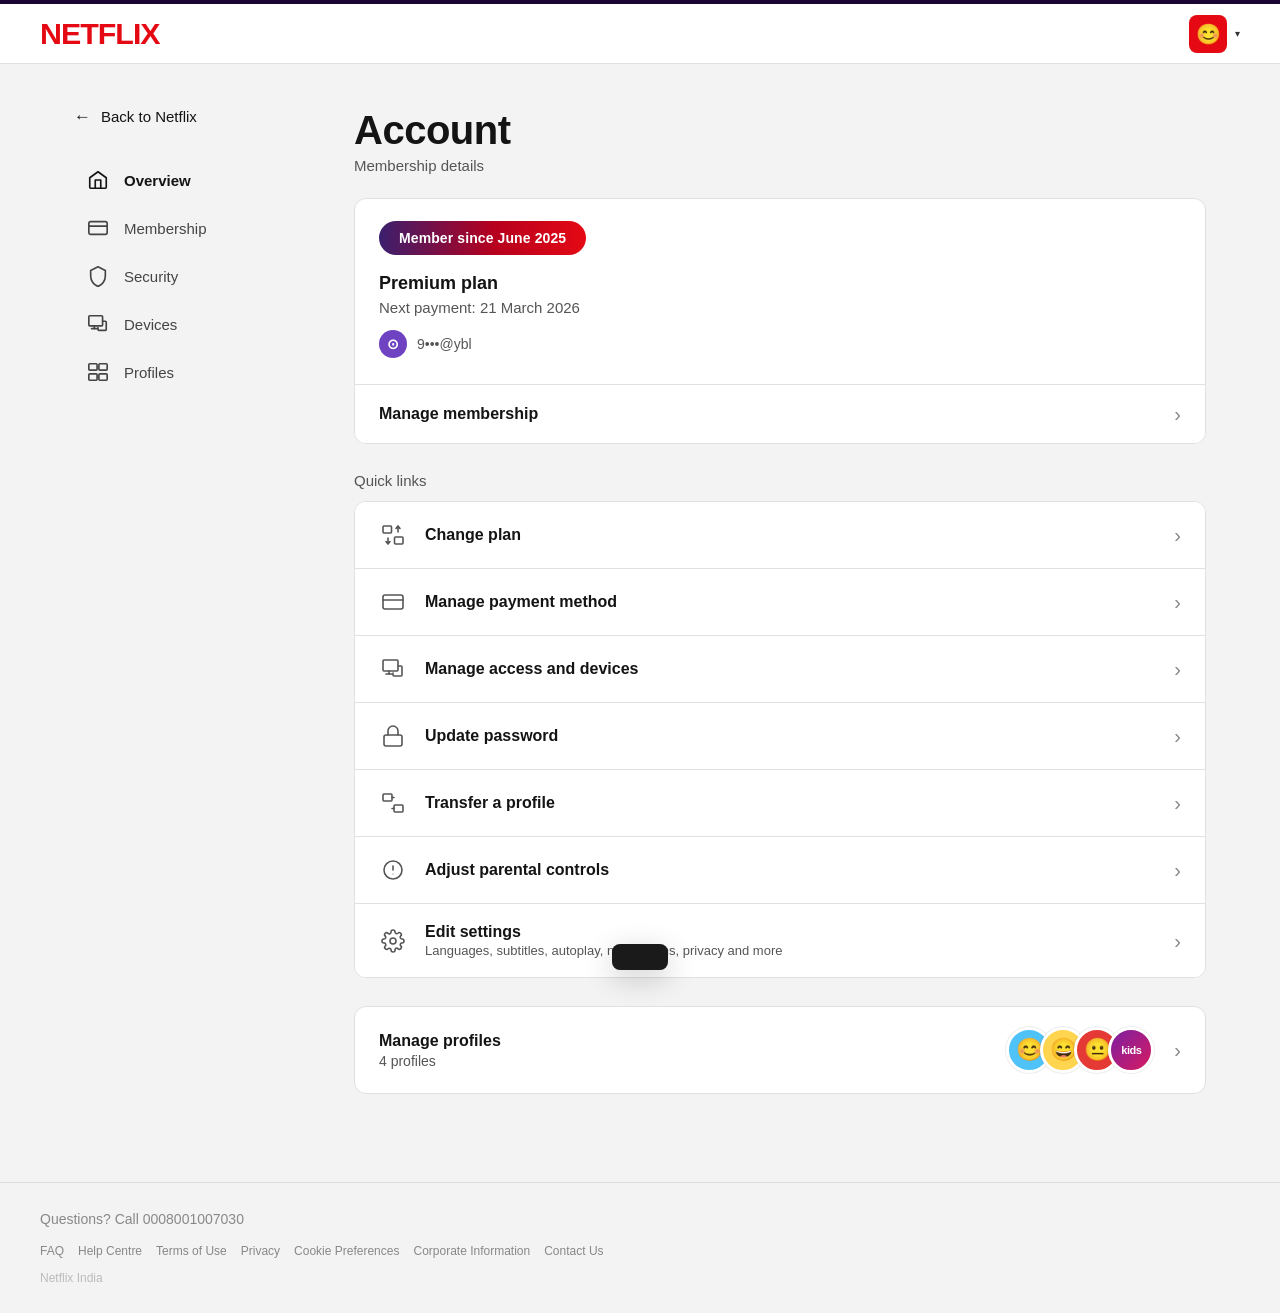
<file: account.html>
<!DOCTYPE html>
<html lang="en">
  <head>
    <meta charset="UTF-8" />
    <meta name="viewport" content="width=device-width, initial-scale=1.0" />
    <title>Account - Netflix</title>
    <link rel="stylesheet" href="./account_style.css" />
  </head>
  <body>
    <!-- HEADER -->
    <header>
      <a href="./index.html" class="logo">NETFLIX</a>
      <div class="header-right" onclick="showToast('Profile menu')">
        <div class="profile-icon">😊</div>
        <span class="caret">▾</span>
      </div>
    </header>

    <!-- PAGE WRAP -->
    <div class="page-wrap">
      <!-- SIDEBAR -->
      <aside class="sidebar">
        <a href="index.html" class="back-link">
          <span class="back-arrow">←</span>
          Back to Netflix
        </a>
        <nav>
          <ul>
            <li>
              <a href="#overview" class="active" onclick="setActive(this)">
                <span class="nav-icon">
                  <svg viewBox="0 0 24 24">
                    <path
                      d="M3 9.5L12 3l9 6.5V20a1 1 0 0 1-1 1H4a1 1 0 0 1-1-1V9.5z" />
                    <path d="M9 21V12h6v9" />
                  </svg>
                </span>
                Overview
              </a>
            </li>
            <li>
              <a
                href="#"
                onclick="setActive(this); showModal('manage-membership')">
                <span class="nav-icon">
                  <svg viewBox="0 0 24 24">
                    <rect x="2" y="5" width="20" height="14" rx="2" />
                    <line x1="2" y1="10" x2="22" y2="10" />
                  </svg>
                </span>
                Membership
              </a>
            </li>
            <li>
              <a
                href="#"
                onclick="setActive(this); showModal('security-section')">
                <span class="nav-icon">
                  <svg viewBox="0 0 24 24">
                    <path
                      d="M12 2L4 6v6c0 5.25 3.5 10.14 8 11.35C16.5 22.14 20 17.25 20 12V6l-8-4z" />
                  </svg>
                </span>
                Security
              </a>
            </li>
            <li>
              <a href="#" onclick="setActive(this); showModal('devices')">
                <span class="nav-icon">
                  <svg viewBox="0 0 24 24">
                    <rect x="2" y="3" width="15" height="11" rx="1" />
                    <path
                      d="M17 9h3a1 1 0 0 1 1 1v8a1 1 0 0 1-1 1h-7a1 1 0 0 1-1-1v-2" />
                    <line x1="8" y1="14" x2="8" y2="17" />
                    <line x1="5" y1="17" x2="11" y2="17" />
                  </svg>
                </span>
                Devices
              </a>
            </li>
            <li>
              <a href="#" onclick="setActive(this); showModal('profiles')">
                <span class="nav-icon">
                  <svg viewBox="0 0 24 24">
                    <rect x="2" y="3" width="9" height="7" rx="1" />
                    <rect x="13" y="3" width="9" height="7" rx="1" />
                    <rect x="2" y="14" width="9" height="7" rx="1" />
                    <rect x="13" y="14" width="9" height="7" rx="1" />
                  </svg>
                </span>
                Profiles
              </a>
            </li>
          </ul>
        </nav>
      </aside>

      <!-- MAIN -->
      <main class="main-content" id="overview">
        <h1 class="page-title">Account</h1>
        <p class="page-subtitle">Membership details</p>

        <!-- ===== MEMBERSHIP CARD ===== -->
        <div class="card">
          <!-- Member since badge -->
          <div class="member-badge-wrap">
            <div class="member-badge">Member since June 2025</div>
          </div>

          <!-- Plan info -->
          <div class="membership-block">
            <div class="plan-title">Premium plan</div>
            <div class="plan-next">Next payment: 21 March 2026</div>
            <div class="upi-row">
              <div class="upi-icon">⊙</div>
              <span class="upi-text">9•••@ybl</span>
            </div>
          </div>

          <hr class="card-divider" />

          <!-- Manage membership row -->
          <div class="row-link" onclick="showModal('manage-membership')">
            <div class="row-link-left">
              <div class="row-link-text">
                <span class="row-link-title">Manage membership</span>
              </div>
            </div>
            <span class="row-chevron">›</span>
          </div>
        </div>

        <!-- ===== QUICK LINKS ===== -->
        <div class="section-label">Quick links</div>

        <div class="card">
          <!-- Change plan -->
          <div class="row-link" onclick="showModal('change-plan')">
            <div class="row-link-left">
              <div class="row-link-icon">
                <svg viewBox="0 0 24 24">
                  <rect x="2" y="3" width="8.5" height="7" rx="1" />
                  <rect x="13.5" y="14" width="8.5" height="7" rx="1" />
                  <path d="M17 3v6M17 3l-2 2.5M17 3l2 2.5" />
                  <path d="M7 15v6M7 21l-2-2.5M7 21l2-2.5" />
                </svg>
              </div>
              <div class="row-link-text">
                <span class="row-link-title">Change plan</span>
              </div>
            </div>
            <span class="row-chevron">›</span>
          </div>

          <hr class="card-divider" />

          <!-- Manage payment method -->
          <div class="row-link" onclick="showModal('payment')">
            <div class="row-link-left">
              <div class="row-link-icon">
                <svg viewBox="0 0 24 24">
                  <rect x="2" y="5" width="20" height="14" rx="2" />
                  <line x1="2" y1="10" x2="22" y2="10" />
                </svg>
              </div>
              <div class="row-link-text">
                <span class="row-link-title">Manage payment method</span>
              </div>
            </div>
            <span class="row-chevron">›</span>
          </div>

          <hr class="card-divider" />

          <!-- Manage access and devices -->
          <div class="row-link" onclick="showModal('devices')">
            <div class="row-link-left">
              <div class="row-link-icon">
                <svg viewBox="0 0 24 24">
                  <rect x="2" y="3" width="15" height="11" rx="1" />
                  <path
                    d="M17 9h3a1 1 0 0 1 1 1v8a1 1 0 0 1-1 1h-7a1 1 0 0 1-1-1v-2" />
                  <line x1="8" y1="14" x2="8" y2="17" />
                  <line x1="5" y1="17" x2="11" y2="17" />
                </svg>
              </div>
              <div class="row-link-text">
                <span class="row-link-title">Manage access and devices</span>
              </div>
            </div>
            <span class="row-chevron">›</span>
          </div>

          <hr class="card-divider" />

          <!-- Update password -->
          <div class="row-link" onclick="showModal('password')">
            <div class="row-link-left">
              <div class="row-link-icon">
                <svg viewBox="0 0 24 24">
                  <rect x="3" y="11" width="18" height="11" rx="2" />
                  <path d="M7 11V7a5 5 0 0 1 10 0v4" />
                </svg>
              </div>
              <div class="row-link-text">
                <span class="row-link-title">Update password</span>
              </div>
            </div>
            <span class="row-chevron">›</span>
          </div>

          <hr class="card-divider" />

          <!-- Transfer a profile -->
          <div class="row-link" onclick="showModal('transfer')">
            <div class="row-link-left">
              <div class="row-link-icon">
                <svg viewBox="0 0 24 24">
                  <rect x="2" y="3" width="9" height="7" rx="1" />
                  <rect x="13" y="14" width="9" height="7" rx="1" />
                  <path d="M11 6.5h2M11 17.5h2" />
                </svg>
              </div>
              <div class="row-link-text">
                <span class="row-link-title">Transfer a profile</span>
              </div>
            </div>
            <span class="row-chevron">›</span>
          </div>

          <hr class="card-divider" />

          <!-- Adjust parental controls -->
          <div class="row-link" onclick="showModal('parental')">
            <div class="row-link-left">
              <div class="row-link-icon">
                <svg viewBox="0 0 24 24">
                  <circle cx="12" cy="12" r="9" />
                  <path d="M12 8v4" />
                  <circle
                    cx="12"
                    cy="16"
                    r="0.5"
                    fill="currentColor"
                    stroke="none" />
                </svg>
              </div>
              <div class="row-link-text">
                <span class="row-link-title">Adjust parental controls</span>
              </div>
            </div>
            <span class="row-chevron">›</span>
          </div>

          <hr class="card-divider" />

          <!-- Edit settings -->
          <div class="row-link" onclick="showModal('settings')">
            <div class="row-link-left">
              <div class="row-link-icon">
                <svg viewBox="0 0 24 24">
                  <circle cx="12" cy="12" r="3" />
                  <path
                    d="M19.4 15a1.65 1.65 0 0 0 .33 1.82l.06.06a2 2 0 0 1-2.83 2.83l-.06-.06a1.65 1.65 0 0 0-1.82-.33 1.65 1.65 0 0 0-1 1.51V21a2 2 0 0 1-4 0v-.09A1.65 1.65 0 0 0 9 19.4a1.65 1.65 0 0 0-1.82.33l-.06.06a2 2 0 0 1-2.83-2.83l.06-.06A1.65 1.65 0 0 0 4.68 15a1.65 1.65 0 0 0-1.51-1H3a2 2 0 0 1 0-4h.09A1.65 1.65 0 0 0 4.6 9a1.65 1.65 0 0 0-.33-1.82l-.06-.06a2 2 0 0 1 2.83-2.83l.06.06A1.65 1.65 0 0 0 9 4.68a1.65 1.65 0 0 0 1-1.51V3a2 2 0 0 1 4 0v.09a1.65 1.65 0 0 0 1 1.51 1.65 1.65 0 0 0 1.82-.33l.06-.06a2 2 0 0 1 2.83 2.83l-.06.06A1.65 1.65 0 0 0 19.4 9a1.65 1.65 0 0 0 1.51 1H21a2 2 0 0 1 0 4h-.09a1.65 1.65 0 0 0-1.51 1z" />
                </svg>
              </div>
              <div class="row-link-text">
                <span class="row-link-title">Edit settings</span>
                <span class="row-link-subtitle"
                  >Languages, subtitles, autoplay, notifications, privacy and
                  more</span
                >
              </div>
            </div>
            <span class="row-chevron">›</span>
          </div>
        </div>

        <!-- ===== MANAGE PROFILES CARD ===== -->
        <div class="card">
          <div class="profiles-card" onclick="showModal('profiles')">
            <div class="profiles-card-left">
              <div class="profiles-card-title">Manage profiles</div>
              <div class="profiles-card-sub">4 profiles</div>
            </div>
            <div class="profile-bubbles">
              <div class="bubble" style="background: #4fc3f7">😊</div>
              <div class="bubble" style="background: #ffd54f">😄</div>
              <div class="bubble" style="background: #e53935">😐</div>
              <div class="bubble kids-bubble">kids</div>
            </div>
            <span class="row-chevron">›</span>
          </div>
        </div>
      </main>
    </div>

    <!-- FOOTER -->
    <footer>
      <div class="footer-phone">Questions? Call 0008001007030</div>
      <ul class="footer-links">
        <li><a href="#">FAQ</a></li>
        <li><a href="#">Help Centre</a></li>
        <li><a href="#">Terms of Use</a></li>
        <li><a href="#">Privacy</a></li>
        <li><a href="#">Cookie Preferences</a></li>
        <li><a href="#">Corporate Information</a></li>
        <li><a href="#">Contact Us</a></li>
      </ul>
      <div class="footer-copy">Netflix India</div>
    </footer>

    <!-- TOAST -->
    <div class="toast" id="toast"></div>

    <!-- MODAL -->
    <div
      class="modal-overlay"
      id="modalOverlay"
      onclick="closeModalOutside(event)">
      <div class="modal-box" id="modalBox"></div>
    </div>

    <script src="./account_script.js"></script>
  </body>
</html>
</file>
<file: account_style.css>
*, *::before, *::after { box-sizing: border-box; margin: 0; padding: 0; }

:root {
  --red: #E50914;
  --bg: #f3f3f3;
  --white: #fff;
  --border: #e0e0e0;
  --text: #141414;
  --text-mid: #555;
  --text-light: #999;
  --navy: #1a0535;
}

html { scroll-behavior: smooth; }

body {
  font-family: 'Helvetica Neue', Helvetica, Arial, sans-serif;
  background: var(--bg);
  color: var(--text);
  min-height: 100vh;
  display: flex;
  flex-direction: column;
}

/* ===== HEADER ===== */
header {
  background: white;
  border-bottom: 1px solid var(--border);
  padding: 0 40px;
  height: 64px;
  display: flex;
  align-items: center;
  justify-content: space-between;
  position: sticky;
  top: 0;
  z-index: 100;
  border-top: 4px solid var(--navy);
}

.logo {
  color: var(--red);
  font-size: 1.9rem;
  font-weight: 900;
  letter-spacing: -1px;
  text-decoration: none;
  font-family: 'Helvetica Neue', Arial, sans-serif;
}

.header-right {
  display: flex;
  align-items: center;
  gap: 8px;
  cursor: pointer;
  user-select: none;
}

.profile-icon {
  width: 38px;
  height: 38px;
  border-radius: 8px;
  background: var(--red);
  display: flex;
  align-items: center;
  justify-content: center;
  font-size: 20px;
}

.caret { font-size: 10px; color: #333; }

/* ===== LAYOUT ===== */
.page-wrap {
  flex: 1;
  display: flex;
  max-width: 1180px;
  width: 100%;
  margin: 0 auto;
  padding: 44px 24px 60px;
  gap: 0;
}

/* ===== SIDEBAR ===== */
.sidebar {
  width: 280px;
  min-width: 220px;
  padding-right: 48px;
  flex-shrink: 0;
}

.back-link {
  display: flex;
  align-items: center;
  gap: 10px;
  color: var(--text);
  text-decoration: none;
  font-size: 15px;
  font-weight: 500;
  margin-bottom: 32px;
  transition: color 0.15s;
}
.back-link:hover { color: var(--red); }
.back-arrow { font-size: 17px; line-height: 1; }

nav ul { list-style: none; }

nav ul li { margin-bottom: 2px; }

nav ul li a {
  display: flex;
  align-items: center;
  gap: 14px;
  padding: 11px 12px;
  border-radius: 8px;
  text-decoration: none;
  color: #444;
  font-size: 15px;
  font-weight: 500;
  transition: background 0.15s, color 0.15s;
}

nav ul li a:hover { background: #e8e8e8; color: var(--text); }

nav ul li a.active { color: var(--text); font-weight: 700; }

.nav-icon {
  width: 24px; height: 24px;
  flex-shrink: 0;
  display: flex; align-items: center; justify-content: center;
}

.nav-icon svg {
  width: 22px; height: 22px;
  stroke: currentColor; fill: none;
  stroke-width: 1.8; stroke-linecap: round; stroke-linejoin: round;
}

/* ===== MAIN ===== */
.main-content { flex: 1; min-width: 0; }

.page-title {
  font-size: 2.5rem;
  font-weight: 900;
  color: var(--text);
  margin-bottom: 4px;
  letter-spacing: -0.5px;
}

.page-subtitle {
  font-size: 15px;
  color: var(--text-mid);
  margin-bottom: 24px;
  font-weight: 400;
}

/* ===== CARD ===== */
.card {
  background: white;
  border: 1px solid var(--border);
  border-radius: 12px;
  overflow: hidden;
  margin-bottom: 28px;
}

/* ===== MEMBER BADGE ===== */
.member-badge-wrap { padding: 22px 24px 0; }

.member-badge {
  display: inline-flex;
  align-items: center;
  background: linear-gradient(90deg, #3b1f6e 0%, #b5001e 55%, #e50914 100%);
  color: white;
  font-size: 14px;
  font-weight: 700;
  padding: 9px 20px;
  border-radius: 30px;
  letter-spacing: 0.1px;
}

/* ===== MEMBERSHIP BLOCK ===== */
.membership-block {
  padding: 18px 24px 4px;
}

.plan-title {
  font-size: 18px;
  font-weight: 700;
  color: var(--text);
  margin-bottom: 5px;
}

.plan-next {
  font-size: 15px;
  color: var(--text-mid);
  margin-bottom: 14px;
  font-weight: 400;
}

.upi-row {
  display: flex;
  align-items: center;
  gap: 10px;
  margin-bottom: 22px;
}

.upi-icon {
  width: 28px; height: 28px;
  border-radius: 50%;
  background: #6f42c1;
  display: flex; align-items: center; justify-content: center;
  color: white;
  font-size: 14px;
  font-weight: 700;
  flex-shrink: 0;
}

.upi-text { font-size: 14px; color: var(--text-mid); }

/* ===== ROW LINK ===== */
.card-divider { border: none; border-top: 1px solid var(--border); }

.row-link {
  display: flex;
  align-items: center;
  justify-content: space-between;
  padding: 19px 24px;
  cursor: pointer;
  transition: background 0.15s;
  text-decoration: none;
  color: var(--text);
  background: white;
}

.row-link:hover { background: #f9f9f9; }

.row-link-left {
  display: flex;
  align-items: center;
  gap: 18px;
}

.row-link-icon {
  width: 28px; height: 28px;
  display: flex; align-items: center; justify-content: center;
  flex-shrink: 0;
  color: #555;
}

.row-link-icon svg {
  width: 24px; height: 24px;
  stroke: currentColor; fill: none;
  stroke-width: 1.6; stroke-linecap: round; stroke-linejoin: round;
}

.row-link-text { display: flex; flex-direction: column; gap: 2px; }

.row-link-title {
  font-size: 16px;
  font-weight: 700;
  color: var(--text);
}

.row-link-subtitle {
  font-size: 13px;
  color: var(--text-mid);
  font-weight: 400;
}

.row-chevron {
  color: #888;
  font-size: 20px;
  line-height: 1;
  flex-shrink: 0;
  font-weight: 300;
}

/* ===== SECTION LABEL ===== */
.section-label {
  font-size: 15px;
  color: var(--text-mid);
  margin-bottom: 12px;
  font-weight: 400;
}

/* ===== PROFILES CARD ===== */
.profiles-card {
  display: flex;
  align-items: center;
  padding: 20px 24px;
  cursor: pointer;
  transition: background 0.15s;
  text-decoration: none;
  color: var(--text);
  gap: 16px;
}
.profiles-card:hover { background: #f9f9f9; }

.profiles-card-left { flex: 1; }

.profiles-card-title { font-size: 16px; font-weight: 700; margin-bottom: 3px; }
.profiles-card-sub { font-size: 14px; color: var(--text-mid); }

.profile-bubbles {
  display: flex;
  align-items: center;
  margin-right: 4px;
}

.bubble {
  width: 46px; height: 46px;
  border-radius: 50%;
  border: 3px solid white;
  display: flex; align-items: center; justify-content: center;
  font-size: 22px;
  margin-left: -12px;
  box-shadow: 0 0 0 1px rgba(0,0,0,0.07);
  flex-shrink: 0;
}

.bubble:first-child { margin-left: 0; }

.bubble.kids-bubble {
  font-size: 11px;
  font-weight: 900;
  font-family: Arial, sans-serif;
  color: white;
  background: linear-gradient(135deg, #7b1fa2, #d81b60);
  letter-spacing: -0.5px;
}

/* ===== TOAST ===== */
.toast {
  position: fixed;
  bottom: 30px; left: 50%;
  transform: translateX(-50%) translateY(100px);
  background: #1a1a1a;
  color: white;
  padding: 13px 28px;
  border-radius: 8px;
  font-size: 14px;
  z-index: 9999;
  transition: transform 0.3s cubic-bezier(0.16,1,0.3,1);
  box-shadow: 0 8px 30px rgba(0,0,0,0.2);
  pointer-events: none;
  white-space: nowrap;
}
.toast.show { transform: translateX(-50%) translateY(0); }

/* ===== MODAL ===== */
.modal-overlay {
  position: fixed; inset: 0;
  background: rgba(0,0,0,0.5);
  z-index: 500;
  display: none;
  align-items: center;
  justify-content: center;
  backdrop-filter: blur(3px);
}
.modal-overlay.open { display: flex; }

.modal-box {
  background: white;
  border-radius: 14px;
  width: 94%;
  max-width: 500px;
  padding: 32px;
  animation: mIn 0.22s cubic-bezier(0.16,1,0.3,1);
  box-shadow: 0 24px 64px rgba(0,0,0,0.18);
  max-height: 90vh;
  overflow-y: auto;
}

@keyframes mIn {
  from { opacity:0; transform: scale(0.95) translateY(16px); }
  to { opacity:1; transform: scale(1) translateY(0); }
}

.m-title { font-size: 1.4rem; font-weight: 800; margin-bottom: 16px; color: #141414; }
.m-body { font-size: 14px; color: #555; line-height: 1.65; }
.m-actions { display: flex; gap: 10px; justify-content: flex-end; margin-top: 24px; }

.m-btn {
  padding: 10px 22px;
  border-radius: 7px;
  font-size: 14px;
  font-weight: 600;
  cursor: pointer;
  border: none;
  font-family: inherit;
  transition: all 0.15s;
}
.m-btn-cancel { background: #f0f0f0; color: #333; }
.m-btn-cancel:hover { background: #e0e0e0; }
.m-btn-confirm { background: var(--red); color: white; }
.m-btn-confirm:hover { background: #c50812; }
.m-btn-blue { background: #0071eb; color: white; }
.m-btn-blue:hover { background: #0062cc; }

.m-input {
  width: 100%;
  border: 1px solid #ddd;
  border-radius: 7px;
  padding: 11px 14px;
  font-size: 14px;
  font-family: inherit;
  outline: none;
  margin-bottom: 14px;
  color: #333;
  transition: border-color 0.2s, box-shadow 0.2s;
  background: white;
}
.m-input:focus { border-color: #0071eb; box-shadow: 0 0 0 3px rgba(0,113,235,0.1); }

.m-label {
  font-size: 12px;
  font-weight: 700;
  color: #555;
  margin-bottom: 5px;
  display: block;
  text-transform: uppercase;
  letter-spacing: 0.5px;
}

/* ===== FOOTER ===== */
footer {
  background: var(--bg);
  border-top: 1px solid #ddd;
  padding: 28px 40px;
}

.footer-phone { font-size: 14px; color: #888; margin-bottom: 14px; }

.footer-links {
  display: flex;
  flex-wrap: wrap;
  gap: 4px 0;
  list-style: none;
  margin-bottom: 12px;
}

.footer-links li a {
  color: #888;
  text-decoration: none;
  font-size: 12px;
  margin-right: 14px;
  transition: color 0.15s;
}
.footer-links li a:hover { color: #333; text-decoration: underline; }

.footer-copy { font-size: 12px; color: #bbb; }

/* ===== RESPONSIVE ===== */
@media (max-width: 768px) {
  header { padding: 0 16px; }
  .page-wrap { padding: 24px 14px 40px; flex-direction: column; }
  .sidebar { width: 100%; padding-right: 0; margin-bottom: 20px; }
  footer { padding: 20px 16px; }
  .bubble { width: 38px; height: 38px; font-size: 18px; }
}
</file>
